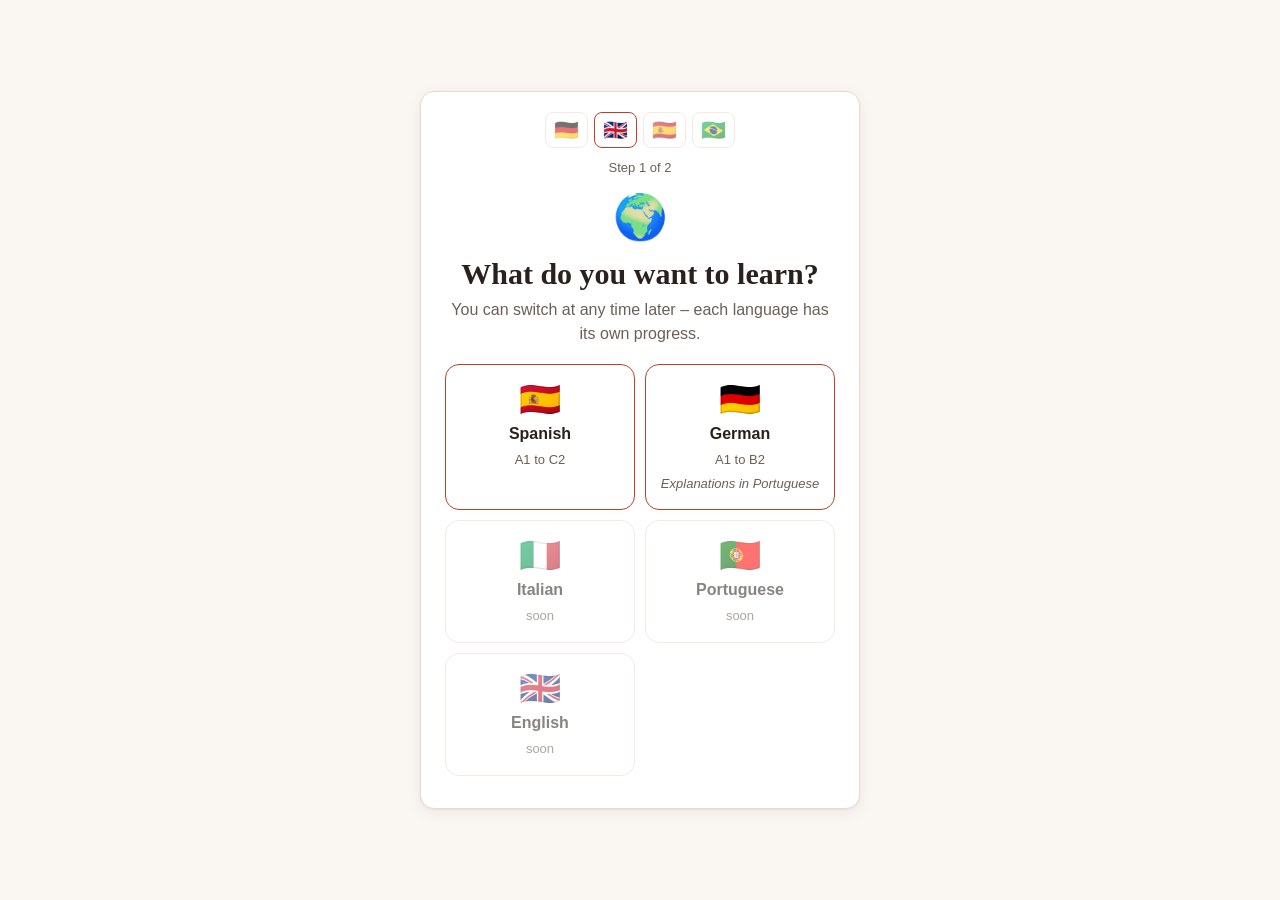
<file: index.html>
<!doctype html>
<html lang="de"><head><meta charset="utf-8">
<meta http-equiv="refresh" content="0; url=Spanisch-App-Web/">
<title>Mi profe</title>
<script>location.replace('Spanisch-App-Web/'+location.hash);</script>
</head><body><p><a href="Spanisch-App-Web/">Weiter zu Mi profe</a></p></body></html>
</file>
